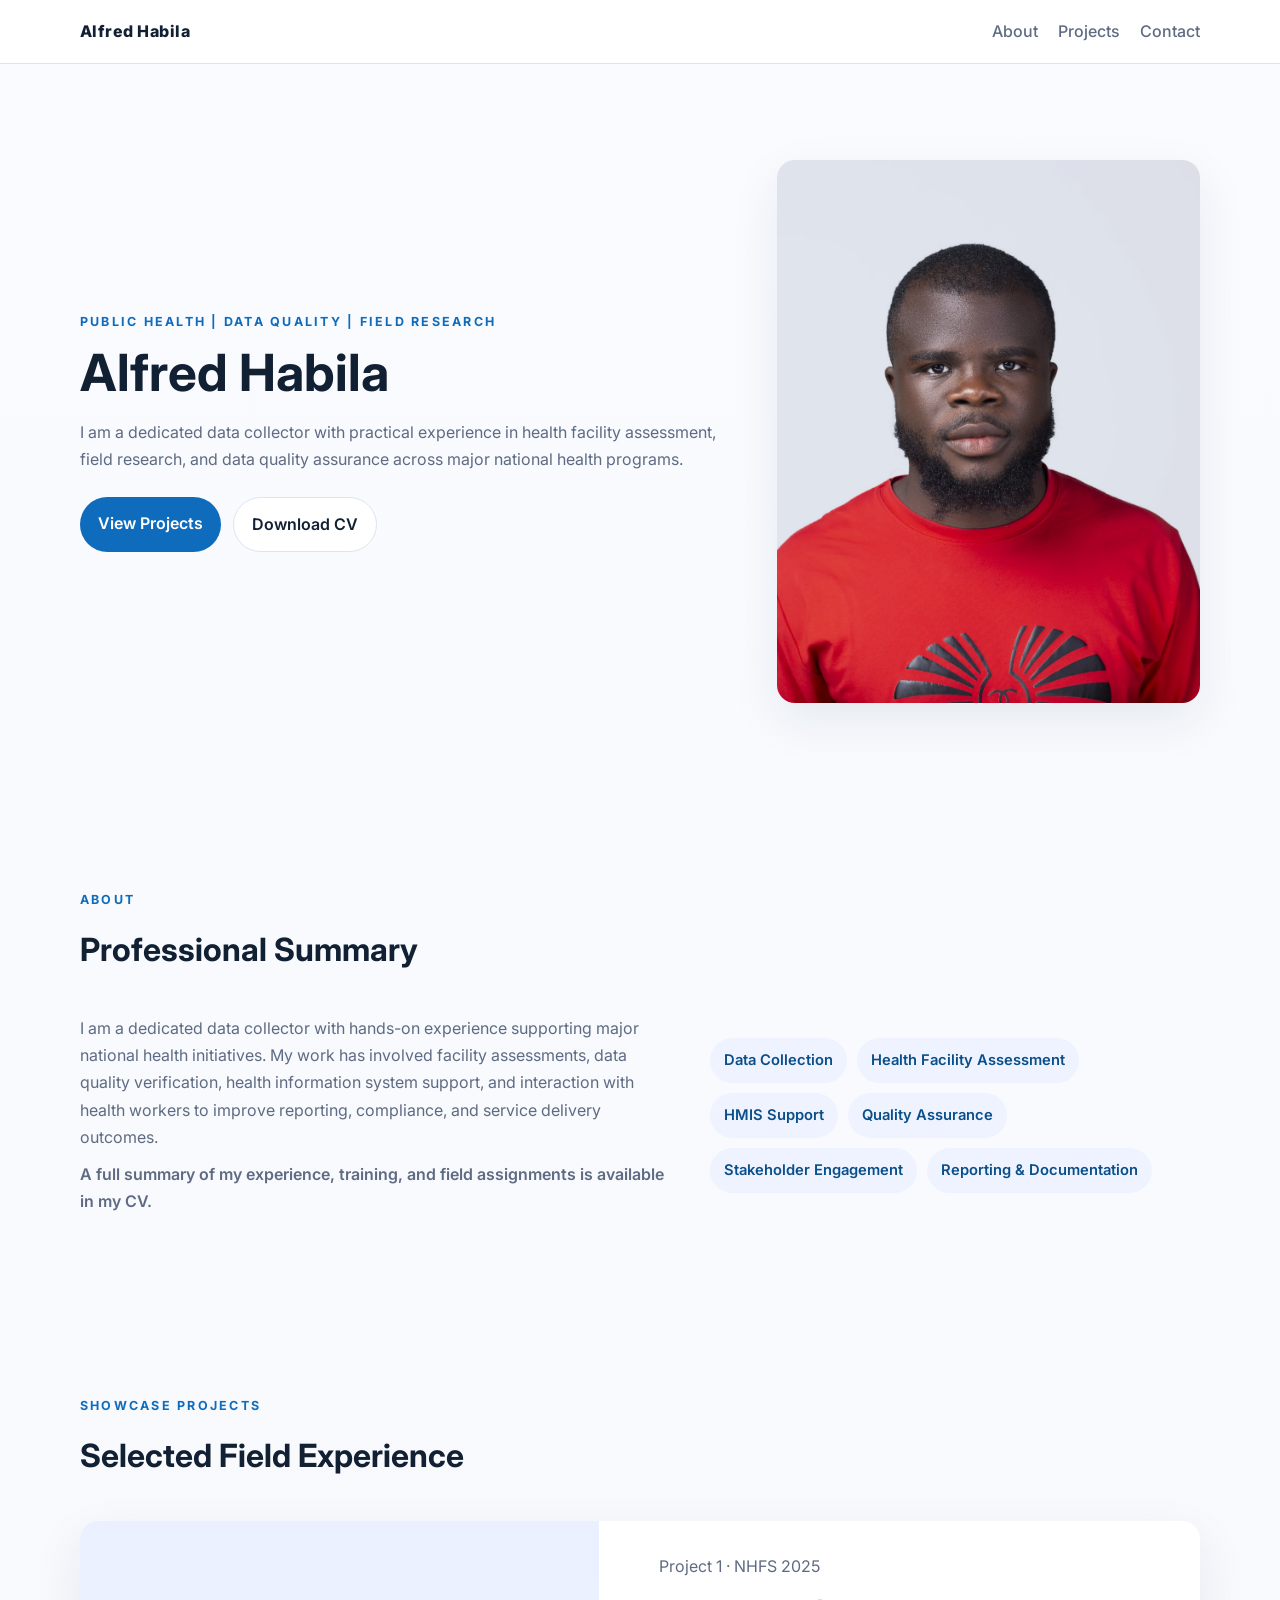
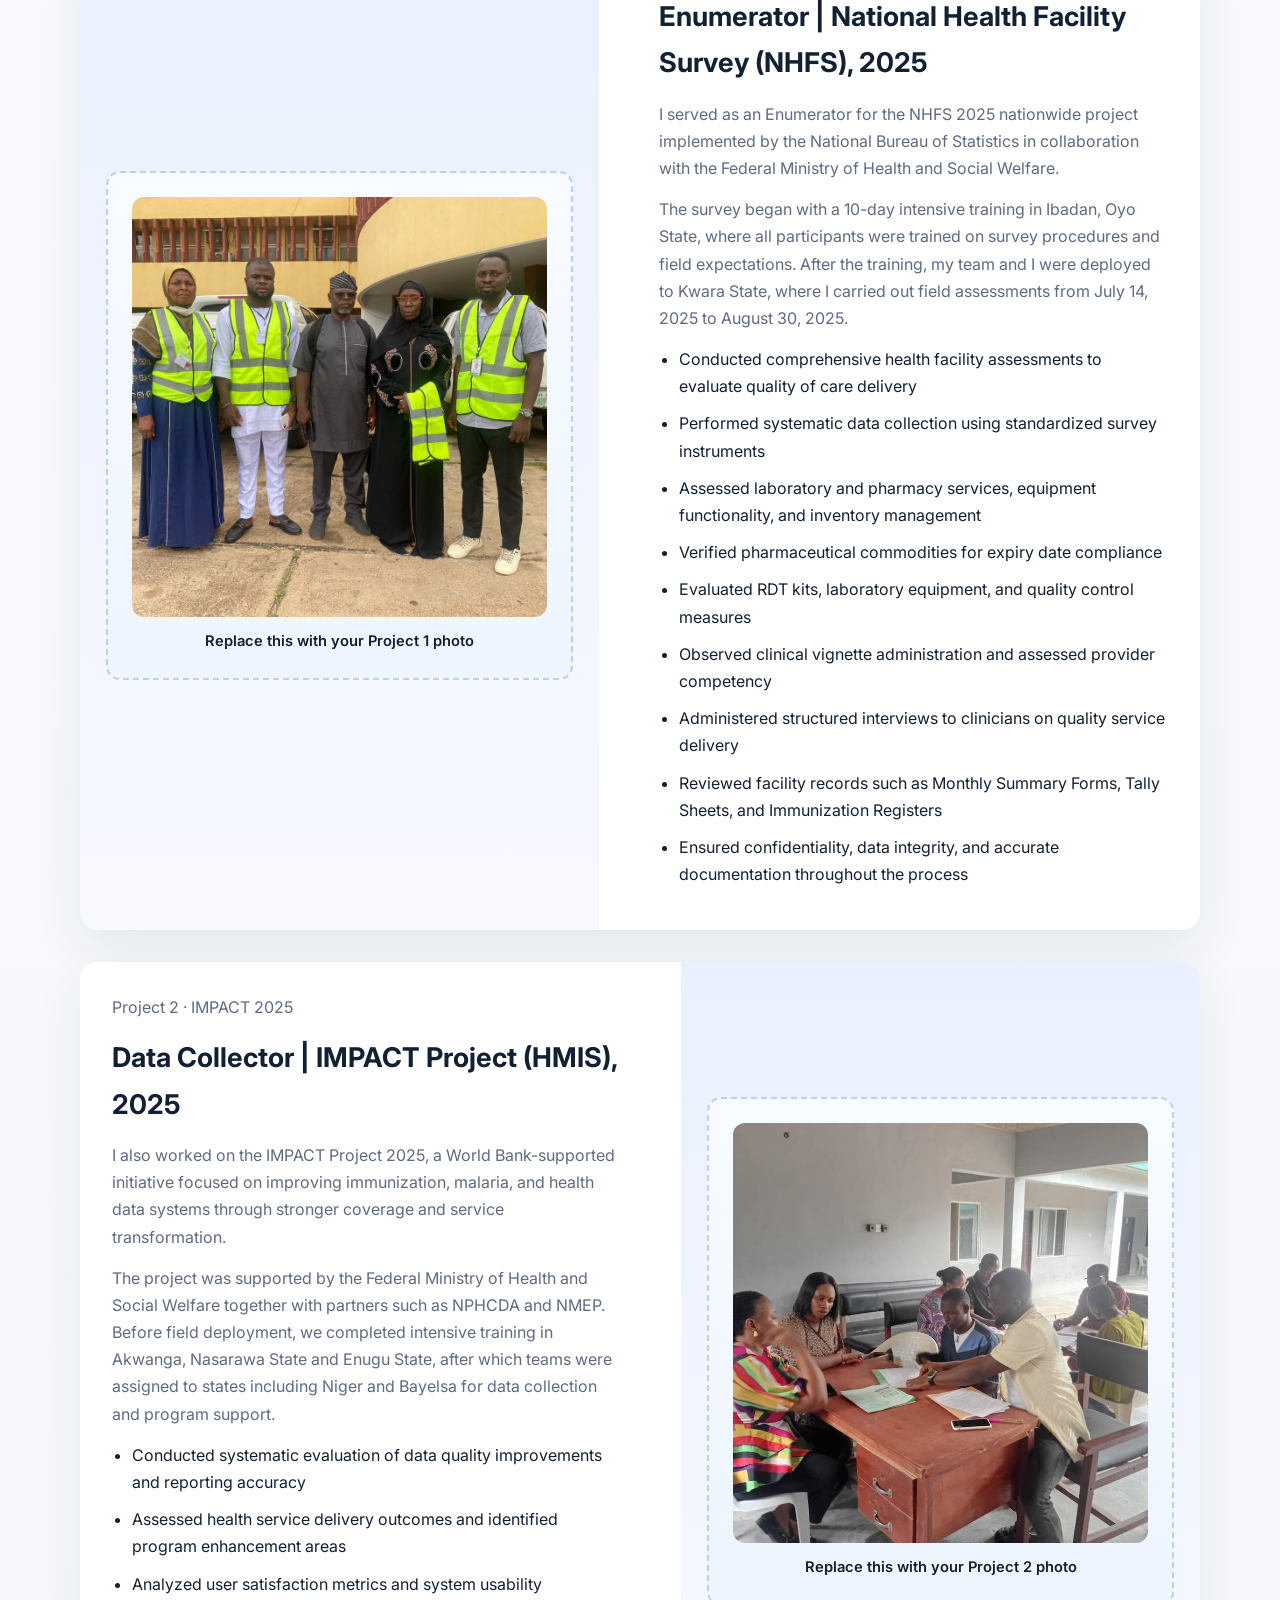
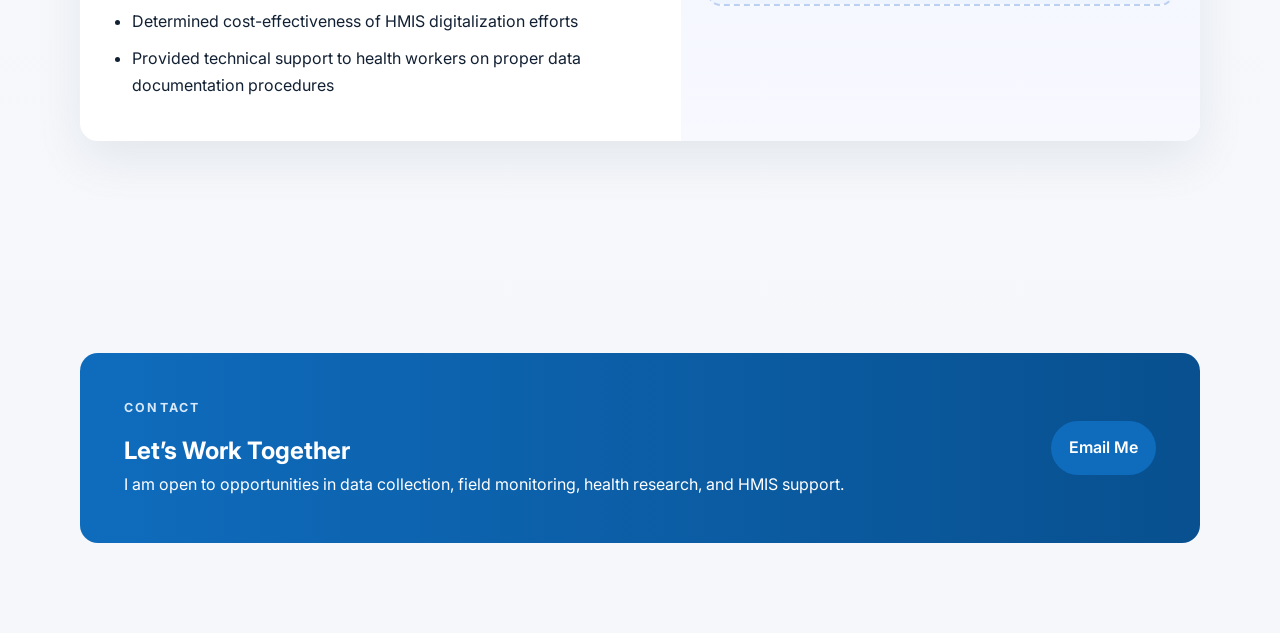
<file: index.html>
<!DOCTYPE html>
<html lang="en">
  <head>
    <meta charset="UTF-8" />
    <meta name="viewport" content="width=device-width, initial-scale=1.0" />
    <title>Alfred Habila | Data Collector Portfolio</title>
    <link rel="preconnect" href="https://fonts.googleapis.com" />
    <link rel="preconnect" href="https://fonts.gstatic.com" crossorigin />
    <link
      href="https://fonts.googleapis.com/css2?family=Inter:wght@400;500;600;700;800&display=swap"
      rel="stylesheet"
    />
    <link rel="stylesheet" href="styles.css" />
  </head>
  <body>
    <header class="site-header">
      <div class="container nav-container">
        <a class="brand" href="#home">Alfred Habila</a>
        <nav>
          <a href="#about">About</a>
          <a href="#projects">Projects</a>
          <a href="#contact">Contact</a>
        </nav>
      </div>
    </header>

    <main>
      <section class="hero" id="home">
        <div class="container hero-layout">
          <div>
            <p class="eyebrow">Public Health | Data Quality | Field Research</p>
            <h1>Alfred Habila</h1>
            <p class="hero-text">
              I am a dedicated data collector with practical experience in health facility assessment,
              field research, and data quality assurance across major national health programs.
            </p>
            <div class="hero-actions">
              <a href="#projects" class="btn btn-primary">View Projects</a>
              <a href="cv.html" class="btn btn-secondary">Download CV</a>
            </div>
          </div>
          <div class="hero-card hero-photo-card">
            <img
              src="images/dp_alfred_new.jpg"
              alt="Alfred Habila portrait"
            />
          </div>
        </div>
      </section>

      <section class="about section" id="about">
        <div class="container">
          <div class="section-heading">
            <p class="eyebrow">About</p>
            <h2>Professional Summary</h2>
          </div>
          <div class="about-grid">
            <div>
              <p>
                I am a dedicated data collector with hands-on experience supporting major national
                health initiatives. My work has involved facility assessments, data quality verification,
                health information system support, and interaction with health workers to improve reporting,
                compliance, and service delivery outcomes.
              </p>
              <p class="about-extra">
                A full summary of my experience, training, and field assignments is available in my CV.
              </p>
            </div>
            <div class="skills-pill-group">
              <span>Data Collection</span>
              <span>Health Facility Assessment</span>
              <span>HMIS Support</span>
              <span>Quality Assurance</span>
              <span>Stakeholder Engagement</span>
              <span>Reporting & Documentation</span>
            </div>
          </div>
        </div>
      </section>

      <section class="projects section" id="projects">
        <div class="container">
          <div class="section-heading">
            <p class="eyebrow">Showcase Projects</p>
            <h2>Selected Field Experience</h2>
          </div>

          <article class="project-card">
            <div class="project-media">
              <div class="image-placeholder">
                <img
                  src="images/alfred_1_project 1.jpeg"
                  alt="Project 1 showcase"
                />
                <span class="image-caption">Replace this with your Project 1 photo</span>
              </div>
            </div>
            <div class="project-content">
              <p class="tag">Project 1 · NHFS 2025</p>
              <h3>Enumerator | National Health Facility Survey (NHFS), 2025</h3>
              <p>
                I served as an Enumerator for the NHFS 2025 nationwide project implemented by the
                National Bureau of Statistics in collaboration with the Federal Ministry of Health and
                Social Welfare.
              </p>
              <p>
                The survey began with a 10-day intensive training in Ibadan, Oyo State, where all
                participants were trained on survey procedures and field expectations. After the training,
                my team and I were deployed to Kwara State, where I carried out field assessments from
                July 14, 2025 to August 30, 2025.
              </p>
              <ul>
                <li>Conducted comprehensive health facility assessments to evaluate quality of care delivery</li>
                <li>Performed systematic data collection using standardized survey instruments</li>
                <li>Assessed laboratory and pharmacy services, equipment functionality, and inventory management</li>
                <li>Verified pharmaceutical commodities for expiry date compliance</li>
                <li>Evaluated RDT kits, laboratory equipment, and quality control measures</li>
                <li>Observed clinical vignette administration and assessed provider competency</li>
                <li>Administered structured interviews to clinicians on quality service delivery</li>
                <li>Reviewed facility records such as Monthly Summary Forms, Tally Sheets, and Immunization Registers</li>
                <li>Ensured confidentiality, data integrity, and accurate documentation throughout the process</li>
              </ul>
            </div>
          </article>

          <article class="project-card project-card-alt">
            <div class="project-media">
              <div class="image-placeholder">
                <img
                  src="images/Alfred_2_Project 2.jpeg"
                  alt="Project 2 showcase"
                />
                <span class="image-caption">Replace this with your Project 2 photo</span>
              </div>
            </div>
            <div class="project-content">
              <p class="tag">Project 2 · IMPACT 2025</p>
              <h3>Data Collector | IMPACT Project (HMIS), 2025</h3>
              <p>
                I also worked on the IMPACT Project 2025, a World Bank-supported initiative focused on
                improving immunization, malaria, and health data systems through stronger coverage and
                service transformation.
              </p>
              <p>
                The project was supported by the Federal Ministry of Health and Social Welfare together with
                partners such as NPHCDA and NMEP. Before field deployment, we completed intensive training in
                Akwanga, Nasarawa State and Enugu State, after which teams were assigned to states including
                Niger and Bayelsa for data collection and program support.
              </p>
              <ul>
                <li>Conducted systematic evaluation of data quality improvements and reporting accuracy</li>
                <li>Assessed health service delivery outcomes and identified program enhancement areas</li>
                <li>Analyzed user satisfaction metrics and system usability</li>
                <li>Determined cost-effectiveness of HMIS digitalization efforts</li>
                <li>Provided technical support to health workers on proper data documentation procedures</li>
              </ul>
            </div>
          </article>
        </div>
      </section>

      <section class="contact section" id="contact">
        <div class="container contact-box">
          <div>
            <p class="eyebrow">Contact</p>
            <h2>Let’s Work Together</h2>
            <p>
              I am open to opportunities in data collection, field monitoring, health research, and HMIS support.
            </p>
          </div>
          <a href="mailto:your.email@example.com" class="btn btn-primary">Email Me</a>
        </div>
      </section>
    </main>
  </body>
</html>
</file>
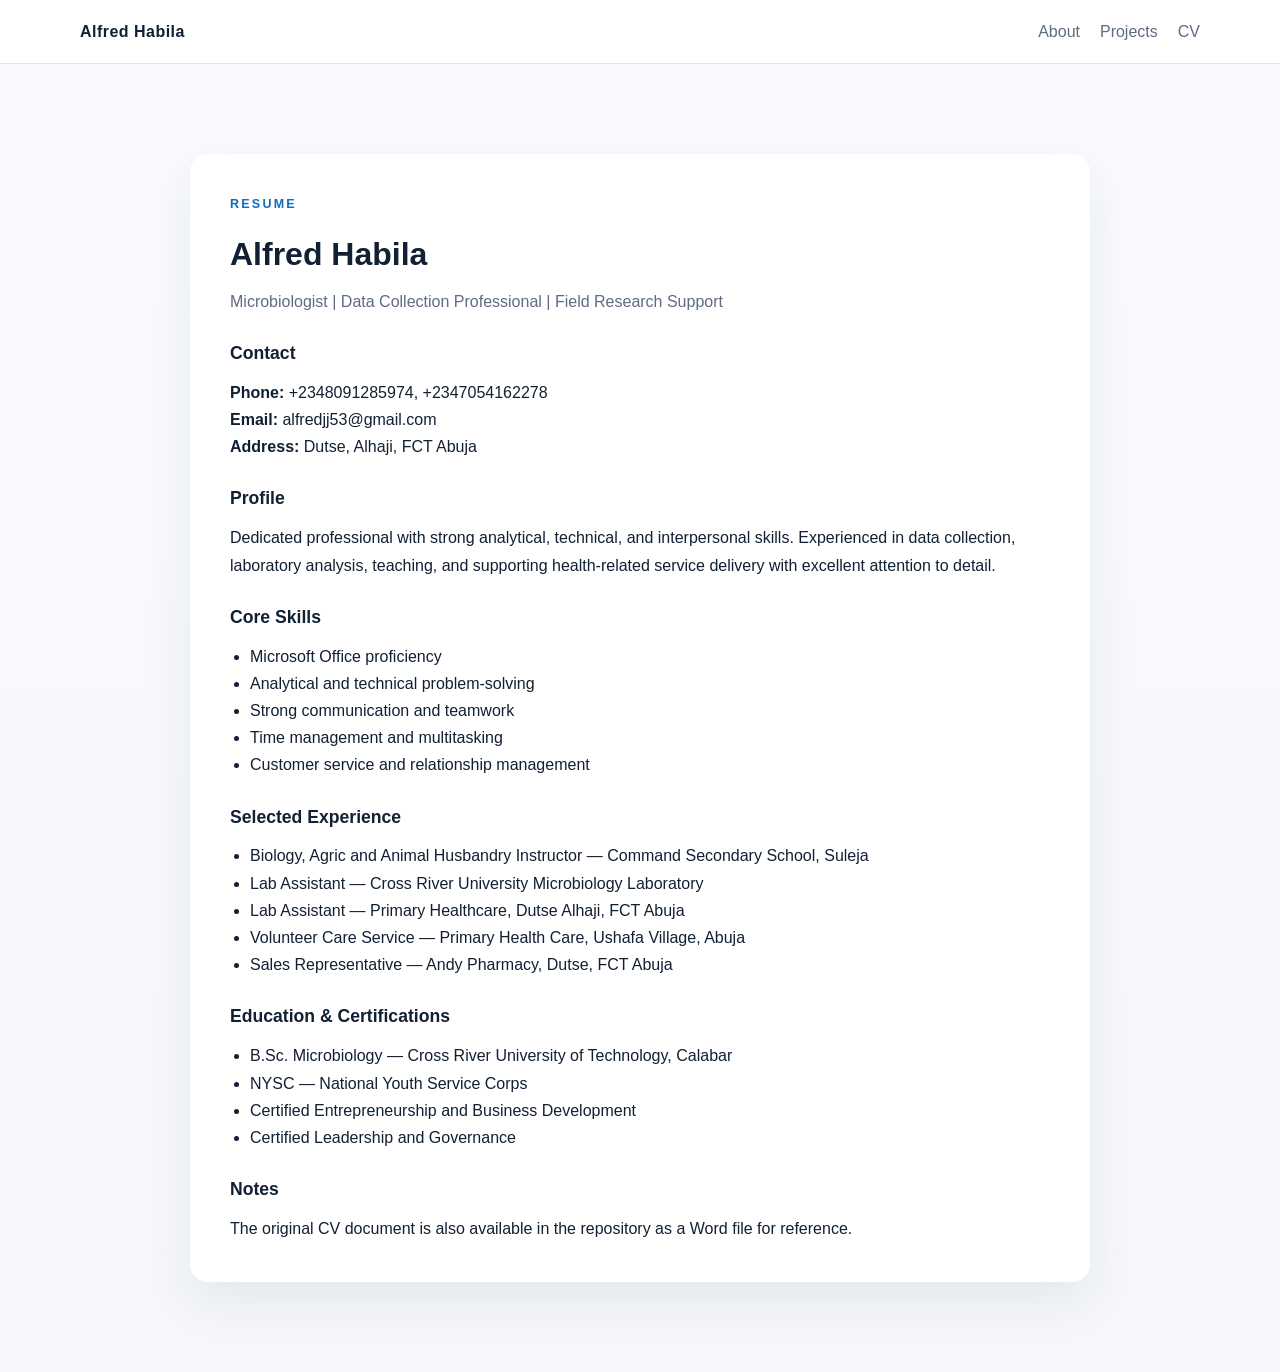
<file: cv.html>
<!DOCTYPE html>
<html lang="en">
  <head>
    <meta charset="UTF-8" />
    <meta name="viewport" content="width=device-width, initial-scale=1.0" />
    <title>Alfred Habila | CV</title>
    <link rel="stylesheet" href="styles.css" />
  </head>
  <body>
    <header class="site-header">
      <div class="container nav-container">
        <a class="brand" href="index.html">Alfred Habila</a>
        <nav>
          <a href="index.html#about">About</a>
          <a href="index.html#projects">Projects</a>
          <a href="cv.html">CV</a>
        </nav>
      </div>
    </header>

    <main class="section">
      <div class="container cv-page">
        <div class="cv-card">
          <p class="eyebrow">Resume</p>
          <h1>Alfred Habila</h1>
          <p class="cv-subtitle">Microbiologist | Data Collection Professional | Field Research Support</p>

          <div class="cv-section">
            <h2>Contact</h2>
            <p><strong>Phone:</strong> +2348091285974, +2347054162278</p>
            <p><strong>Email:</strong> alfredjj53@gmail.com</p>
            <p><strong>Address:</strong> Dutse, Alhaji, FCT Abuja</p>
          </div>

          <div class="cv-section">
            <h2>Profile</h2>
            <p>
              Dedicated professional with strong analytical, technical, and interpersonal skills.
              Experienced in data collection, laboratory analysis, teaching, and supporting health-related
              service delivery with excellent attention to detail.
            </p>
          </div>

          <div class="cv-section">
            <h2>Core Skills</h2>
            <ul>
              <li>Microsoft Office proficiency</li>
              <li>Analytical and technical problem-solving</li>
              <li>Strong communication and teamwork</li>
              <li>Time management and multitasking</li>
              <li>Customer service and relationship management</li>
            </ul>
          </div>

          <div class="cv-section">
            <h2>Selected Experience</h2>
            <ul>
              <li>Biology, Agric and Animal Husbandry Instructor — Command Secondary School, Suleja</li>
              <li>Lab Assistant — Cross River University Microbiology Laboratory</li>
              <li>Lab Assistant — Primary Healthcare, Dutse Alhaji, FCT Abuja</li>
              <li>Volunteer Care Service — Primary Health Care, Ushafa Village, Abuja</li>
              <li>Sales Representative — Andy Pharmacy, Dutse, FCT Abuja</li>
            </ul>
          </div>

          <div class="cv-section">
            <h2>Education & Certifications</h2>
            <ul>
              <li>B.Sc. Microbiology — Cross River University of Technology, Calabar</li>
              <li>NYSC — National Youth Service Corps</li>
              <li>Certified Entrepreneurship and Business Development</li>
              <li>Certified Leadership and Governance</li>
            </ul>
          </div>

          <div class="cv-section">
            <h2>Notes</h2>
            <p>
              The original CV document is also available in the repository as a Word file for reference.
            </p>
          </div>
        </div>
      </div>
    </main>
  </body>
</html>
</file>
<file: styles.css>
:root {
  --bg: #f5f7fb;
  --surface: #ffffff;
  --surface-muted: #eef3ff;
  --text: #122033;
  --muted: #5e6b82;
  --primary: #0f6cbd;
  --primary-dark: #0a4e8a;
  --border: #dde4f0;
  --shadow: 0 18px 50px rgba(18, 32, 51, 0.08);
  --radius: 18px;
}

* {
  box-sizing: border-box;
  margin: 0;
  padding: 0;
}

html {
  scroll-behavior: smooth;
}

body {
  font-family: "Inter", sans-serif;
  color: var(--text);
  background: linear-gradient(180deg, #f9fbff 0%, var(--bg) 100%);
  line-height: 1.7;
}

img {
  max-width: 100%;
  display: block;
}

a {
  color: inherit;
  text-decoration: none;
}

.container {
  width: min(1120px, 90%);
  margin: 0 auto;
}

.section {
  padding: 90px 0;
}

.site-header {
  position: sticky;
  top: 0;
  z-index: 999;
  background: rgba(255, 255, 255, 0.88);
  backdrop-filter: blur(10px);
  border-bottom: 1px solid var(--border);
}

.nav-container {
  display: flex;
  align-items: center;
  justify-content: space-between;
  padding: 18px 0;
}

.brand {
  font-weight: 800;
  letter-spacing: 0.03em;
}

nav {
  display: flex;
  gap: 20px;
}

nav a {
  color: var(--muted);
  font-weight: 500;
}

.hero {
  padding: 96px 0;
}

.hero-layout {
  display: grid;
  grid-template-columns: 1.4fr 0.9fr;
  gap: 40px;
  align-items: center;
}

.eyebrow {
  text-transform: uppercase;
  letter-spacing: 0.18em;
  font-size: 0.78rem;
  font-weight: 700;
  color: var(--primary);
  margin-bottom: 12px;
}

.hero h1 {
  font-size: clamp(2.4rem, 4vw, 4rem);
  line-height: 1.1;
  margin-bottom: 18px;
}

.hero-text {
  color: var(--muted);
  max-width: 55rem;
  font-size: 1rem;
}

.hero-actions {
  display: flex;
  gap: 12px;
  margin-top: 24px;
}

.btn {
  display: inline-block;
  padding: 13px 18px;
  border-radius: 999px;
  font-weight: 600;
  transition: transform 0.2s ease, background 0.2s ease;
}

.btn:hover {
  transform: translateY(-1px);
}

.btn-primary {
  background: var(--primary);
  color: #fff;
}

.btn-primary:hover {
  background: var(--primary-dark);
}

.btn-secondary {
  border: 1px solid var(--border);
  background: #fff;
}

.hero-card {
  background: var(--surface);
  border-radius: var(--radius);
  box-shadow: var(--shadow);
  padding: 24px;
}

.hero-photo-card {
  overflow: hidden;
  padding: 0;
}

.hero-photo-card img {
  width: 100%;
  height: 100%;
  min-height: 520px;
  object-fit: cover;
}

.hero-stat {
  padding: 18px 0;
  border-bottom: 1px solid var(--border);
}

.hero-stat:last-child {
  border-bottom: none;
}

.hero-stat span {
  display: block;
  color: var(--muted);
  font-size: 0.9rem;
}

.hero-stat strong {
  font-size: 1.3rem;
}

.section-heading {
  margin-bottom: 38px;
}

.section-heading h2 {
  font-size: 2rem;
}

.about-grid {
  display: grid;
  grid-template-columns: 1.1fr 0.9fr;
  gap: 32px;
  align-items: center;
}

.about-grid p {
  color: var(--muted);
}

.skills-pill-group {
  display: flex;
  flex-wrap: wrap;
  gap: 10px;
}

.skills-pill-group span {
  background: var(--surface-muted);
  color: var(--primary-dark);
  padding: 10px 14px;
  border-radius: 999px;
  font-size: 0.92rem;
  font-weight: 600;
}

.project-card {
  display: grid;
  grid-template-columns: 0.95fr 1.05fr;
  gap: 28px;
  background: var(--surface);
  border-radius: var(--radius);
  box-shadow: var(--shadow);
  overflow: hidden;
  margin-bottom: 32px;
}

.project-card-alt {
  grid-template-columns: 1.05fr 0.95fr;
}

.project-card-alt .project-media {
  order: 2;
}

.project-card-alt .project-content {
  order: 1;
}

.project-media {
  background: linear-gradient(180deg, #eaf0ff 0%, #f8f9ff 100%);
  padding: 26px;
  display: flex;
  align-items: center;
  justify-content: center;
}

.image-placeholder {
  width: 100%;
  min-height: 420px;
  border: 2px dashed #bcd0f1;
  background: linear-gradient(180deg, #f8fbff 0%, #eef5ff 100%);
  border-radius: 14px;
  display: flex;
  flex-direction: column;
  align-items: center;
  justify-content: center;
  color: var(--muted);
  text-align: center;
  padding: 24px;
  overflow: hidden;
}

.image-placeholder img {
  width: 100%;
  height: 100%;
  min-height: 420px;
  object-fit: cover;
  border-radius: 12px;
}

.image-caption {
  display: block;
  margin-top: 12px;
  font-size: 0.92rem;
  font-weight: 600;
  color: var(--text);
}

.project-content {
  padding: 32px;
}

.project-content h3 {
  font-size: 1.7rem;
  margin-bottom: 14px;
}

.project-content p {
  color: var(--muted);
  margin-bottom: 14px;
}

.project-content ul {
  padding-left: 20px;
  color: var(--text);
}

.project-content li {
  margin-bottom: 10px;
}

.contact-box {
  background: linear-gradient(90deg, #0f6cbd, #08508f);
  color: #fff;
  border-radius: var(--radius);
  padding: 44px;
  display: flex;
  align-items: center;
  justify-content: space-between;
  gap: 18px;
}

.contact-box .eyebrow {
  color: #d7e8fb;
}

.about-extra {
  margin-top: 10px;
  font-weight: 600;
  color: var(--text);
}

.cv-page {
  display: flex;
  justify-content: center;
}

.cv-card {
  background: var(--surface);
  border-radius: var(--radius);
  box-shadow: var(--shadow);
  padding: 40px;
  max-width: 900px;
  width: 100%;
}

.cv-card h1 {
  font-size: 2rem;
  margin-bottom: 6px;
}

.cv-subtitle {
  color: var(--muted);
  margin-bottom: 24px;
}

.cv-section {
  margin-top: 24px;
}

.cv-section h2 {
  font-size: 1.1rem;
  margin-bottom: 10px;
}

.cv-section ul {
  padding-left: 20px;
}

@media (max-width: 900px) {
  .hero-layout,
  .about-grid,
  .project-card,
  .project-card-alt,
  .contact-box {
    grid-template-columns: 1fr;
    display: block;
  }

  .project-card-alt .project-media,
  .project-card-alt .project-content {
    order: initial;
  }

  .project-media {
    padding: 18px;
  }

  .image-placeholder {
    min-height: 300px;
  }

  .contact-box {
    text-align: center;
  }
}

@media (max-width: 640px) {
  .nav-container {
    flex-direction: column;
    gap: 10px;
  }

  .hero {
    padding: 72px 0;
  }

  .hero-actions {
    flex-direction: column;
  }

  .section {
    padding: 68px 0;
  }

  .project-content,
  .contact-box {
    padding: 22px;
  }
}
</file>
